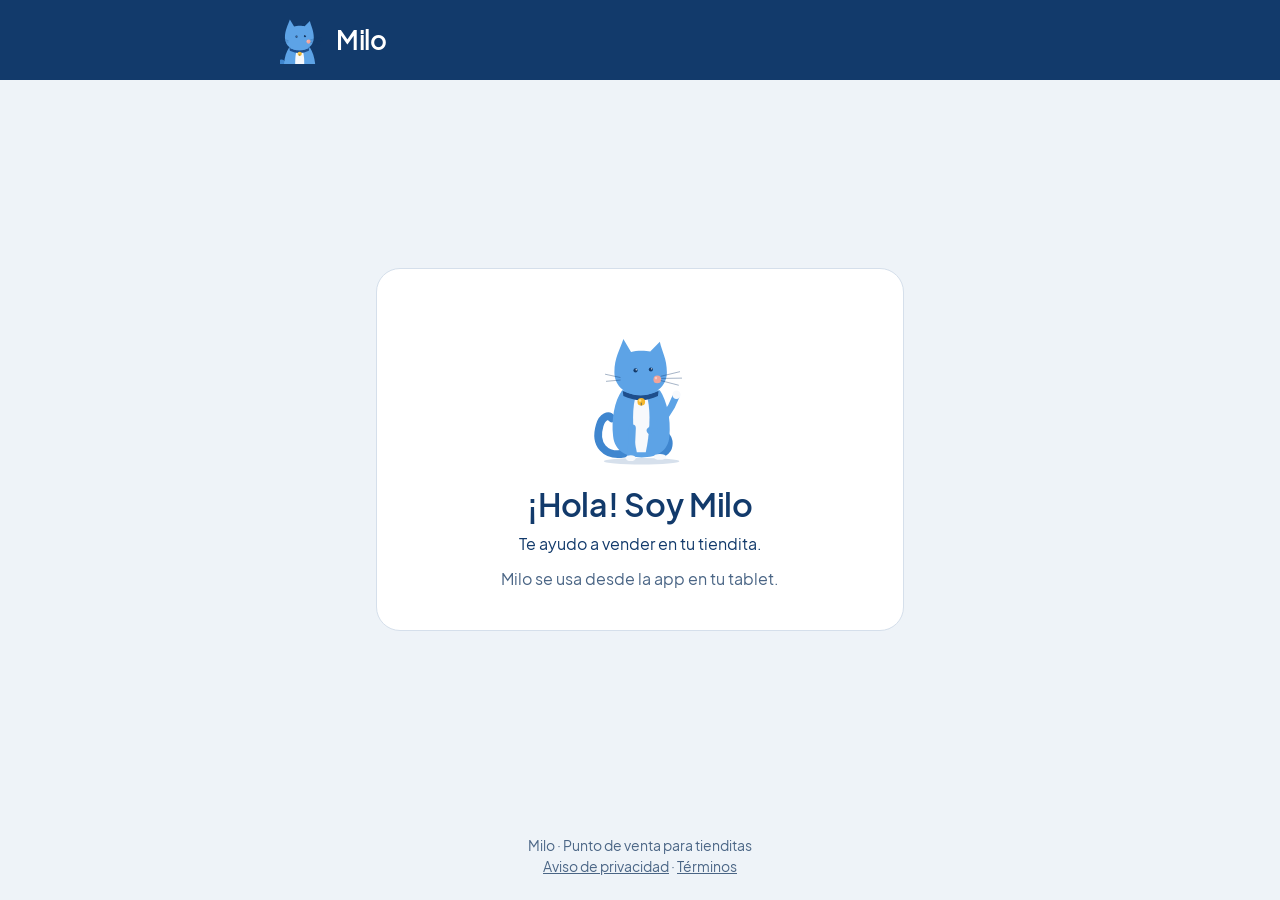
<file: index.html>
<!doctype html>
<html lang="es-MX">
<head>
<meta charset="utf-8">
<meta name="viewport" content="width=device-width, initial-scale=1">
<meta name="referrer" content="no-referrer">
<title>Milo · Correo confirmado</title>
<meta name="description" content="Milo, punto de venta para tienditas.">
<link rel="icon" href="milo/milo-cabeza.svg" type="image/svg+xml">
<link rel="stylesheet" href="estilos.css">
<script>
  // Con JavaScript, se espera a saber qué tarjeta mostrar (sin parpadeo).
  document.documentElement.classList.add('esperando');
  // Si el módulo no carga (navegador muy viejo), se muestra el inicio.
  setTimeout(() => document.documentElement.classList.remove('esperando'), 1500);
</script>
<script type="module">
  import { estadoDesdeUrl, traeDatos } from './confirmacion.js';

  const url = location.href;
  const estado = estadoDesdeUrl(url);
  // Un enlace de "¿Olvidaste tu contraseña?" que cayó aquí (por ejemplo, si
  // nueva-contrasena/ aún no está en Redirect URLs) sigue a su página.
  if (estado === 'recuperacion') {
    location.replace(`nueva-contrasena/${location.search}${location.hash}`);
  }
  // Los tokens de sesión que manda Supabase no se usan: se borran de la
  // barra de direcciones y del historial en cuanto se lee el estado.
  if (traeDatos(url)) history.replaceState(null, '', location.pathname);

  for (const seccion of document.querySelectorAll('[data-estado]')) {
    seccion.hidden = seccion.dataset.estado !== estado;
  }
  document.documentElement.classList.remove('esperando');
  if (estado !== 'inicio') {
    document.title = `Milo · ${document.querySelector(`[data-estado="${estado}"] h1`).textContent}`;
  }
</script>
</head>
<body>
<header class="barra">
  <div class="barra-contenido">
    <img src="milo/milo-cabeza.svg" alt="" width="44" height="48">
    <span class="nombre">Milo</span>
  </div>
</header>

<main>
  <section class="tarjeta" data-estado="confirmado" hidden>
    <img src="milo/milo-venta-lista.svg" alt="Milo festejando" width="128" height="160">
    <h1>¡Listo! Tu correo está confirmado</h1>
    <p>Regresa a Milo en tu tablet y toca <strong>“Ya confirmé, entrar”</strong>.</p>
    <p class="secundario">Ya puedes cerrar esta página.</p>
  </section>

  <section class="tarjeta" data-estado="recuperacion" hidden>
    <img src="milo/milo-base.svg" alt="Milo" width="128" height="160">
    <h1>Crea tu contraseña nueva</h1>
    <p>Un momento, te llevamos a la página para crearla.</p>
    <p class="secundario">Si no pasa nada, abre otra vez el enlace del correo.</p>
  </section>

  <section class="tarjeta" data-estado="vencido" hidden>
    <img src="milo/milo-base.svg" alt="Milo" width="128" height="160">
    <h1>Este enlace ya no sirve</h1>
    <p>Los enlaces de confirmación vencen y solo se pueden usar una vez. Si ya entraste a Milo, no tienes que hacer nada.</p>
    <p class="secundario">Si todavía no puedes entrar, en la app toca <strong>“Crear cuenta de dueño”</strong> con el mismo correo y te mandaremos un enlace nuevo.</p>
  </section>

  <section class="tarjeta" data-estado="error" hidden>
    <img src="milo/milo-base.svg" alt="Milo" width="128" height="160">
    <h1>No pudimos confirmar tu correo</h1>
    <p>Vuelve a abrir el enlace del correo en unos minutos.</p>
    <p class="secundario">Si sigue sin funcionar, en la app toca <strong>“Crear cuenta de dueño”</strong> con el mismo correo para recibir un enlace nuevo.</p>
  </section>

  <section class="tarjeta" data-estado="inicio">
    <img src="milo/milo-hola.svg" alt="Milo saludando" width="128" height="160">
    <h1>¡Hola! Soy Milo</h1>
    <p>Te ayudo a vender en tu tiendita.</p>
    <p class="secundario">Milo se usa desde la app en tu tablet.</p>
  </section>
</main>

<footer>Milo · Punto de venta para tienditas<br><a href="privacidad/">Aviso de privacidad</a> · <a href="terminos/">Términos</a></footer>
</body>
</html>
</file>
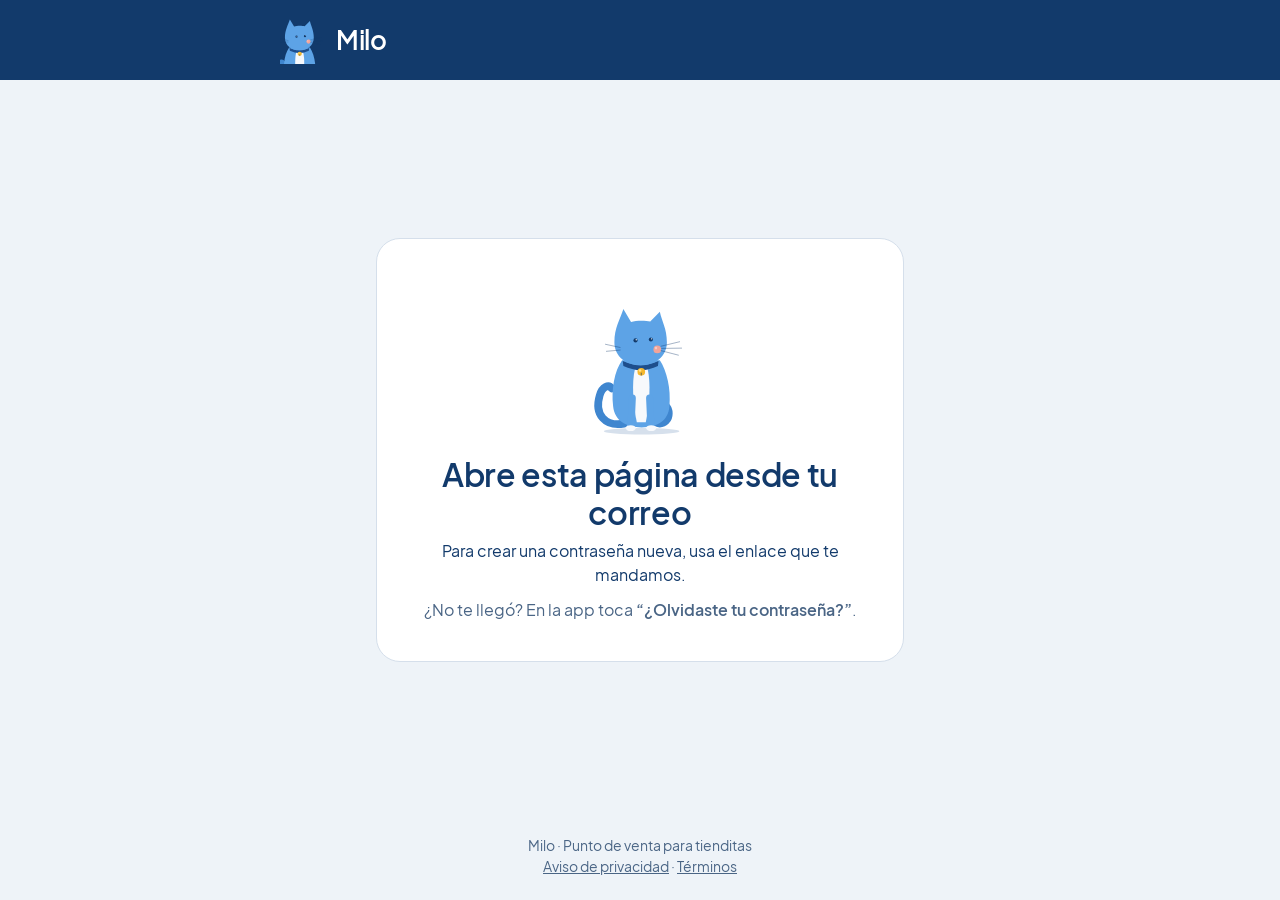
<file: nueva-contrasena/index.html>
<!doctype html>
<html lang="es-MX">
<head>
<meta charset="utf-8">
<meta name="viewport" content="width=device-width, initial-scale=1">
<meta name="referrer" content="no-referrer">
<meta name="robots" content="noindex">
<title>Milo · Crea tu contraseña nueva</title>
<link rel="icon" href="../milo/milo-cabeza.svg" type="image/svg+xml">
<link rel="stylesheet" href="../estilos.css">
<script>
  // Con JavaScript, se espera a saber qué mostrar (sin parpadeo).
  document.documentElement.classList.add('esperando');
  setTimeout(() => document.documentElement.classList.remove('esperando'), 1500);
</script>
<script type="module">
  import { proyectos } from './proyectos.js';
  import { guardarContrasena, leerEnlace, mensajes, revisarContrasena } from './recuperacion.js';

  const enlace = leerEnlace(location.href, proyectos);
  // La sesión de recuperación se queda solo en memoria: fuera de la barra de
  // direcciones y del historial.
  if (location.search || location.hash) history.replaceState(null, '', location.pathname);

  const mostrar = (estado) => {
    for (const s of document.querySelectorAll('[data-estado]')) s.hidden = s.dataset.estado !== estado;
    document.documentElement.classList.remove('esperando');
  };
  mostrar(enlace.estado);

  const formulario = document.querySelector('form');
  const aviso = document.getElementById('aviso');
  const boton = formulario.querySelector('button[type="submit"]');
  const avisar = (texto) => {
    aviso.textContent = texto;
    aviso.hidden = !texto;
  };

  // Botón de ojo: muestra u oculta lo escrito (empieza oculto).
  for (const ojo of document.querySelectorAll('.ojo')) {
    ojo.addEventListener('click', () => {
      const campo = document.getElementById(ojo.getAttribute('aria-controls'));
      const ver = campo.type === 'password';
      campo.type = ver ? 'text' : 'password';
      ojo.setAttribute('aria-label', ver ? 'Ocultar contraseña' : 'Mostrar contraseña');
      ojo.setAttribute('aria-pressed', String(ver));
    });
  }

  formulario.addEventListener('submit', async (evento) => {
    evento.preventDefault();
    const contrasena = formulario.contrasena.value;
    const problema = revisarContrasena(contrasena, formulario.repetida.value);
    if (problema) return avisar(problema);
    avisar('');
    boton.disabled = true;
    boton.textContent = 'Guardando…';
    const resultado = await guardarContrasena({ ...enlace, contrasena });
    boton.disabled = false;
    boton.textContent = 'Guardar contraseña';
    if (resultado === 'listo') return mostrar('listo');
    if (resultado === 'vencido') return mostrar('vencido');
    avisar(mensajes[resultado]);
  });
</script>
</head>
<body>
<header class="barra">
  <div class="barra-contenido">
    <img src="../milo/milo-cabeza.svg" alt="" width="44" height="48">
    <span class="nombre">Milo</span>
  </div>
</header>

<main>
  <section class="tarjeta" data-estado="formulario" hidden>
    <img src="../milo/milo-hola.svg" alt="Milo saludando" width="128" height="160">
    <h1>Crea tu contraseña nueva</h1>
    <p class="secundario">Escríbela dos veces. Debe tener al menos 8 caracteres.</p>
    <form novalidate>
      <div>
        <label for="contrasena">Contraseña nueva</label>
        <div class="campo">
          <input id="contrasena" name="contrasena" type="password" autocomplete="new-password" required minlength="8">
          <button class="ojo" type="button" aria-controls="contrasena" aria-label="Mostrar contraseña" aria-pressed="false">
            <svg viewBox="0 0 24 24" fill="none" stroke="currentColor" stroke-width="2" stroke-linecap="round" stroke-linejoin="round" aria-hidden="true"><path d="M2 12s3.6-7 10-7 10 7 10 7-3.6 7-10 7S2 12 2 12z"/><circle cx="12" cy="12" r="3"/></svg>
          </button>
        </div>
      </div>
      <div>
        <label for="repetida">Repítela</label>
        <div class="campo">
          <input id="repetida" name="repetida" type="password" autocomplete="new-password" required minlength="8">
          <button class="ojo" type="button" aria-controls="repetida" aria-label="Mostrar contraseña" aria-pressed="false">
            <svg viewBox="0 0 24 24" fill="none" stroke="currentColor" stroke-width="2" stroke-linecap="round" stroke-linejoin="round" aria-hidden="true"><path d="M2 12s3.6-7 10-7 10 7 10 7-3.6 7-10 7S2 12 2 12z"/><circle cx="12" cy="12" r="3"/></svg>
          </button>
        </div>
      </div>
      <p id="aviso" class="aviso" role="status" hidden></p>
      <button class="boton" type="submit">Guardar contraseña</button>
    </form>
  </section>

  <section class="tarjeta" data-estado="listo" hidden>
    <img src="../milo/milo-venta-lista.svg" alt="Milo festejando" width="128" height="160">
    <h1>¡Listo! Ya tienes contraseña nueva</h1>
    <p>En la tablet toca <strong>“Entrar como dueño”</strong> y escríbela. Se necesita internet solo esta vez.</p>
    <p class="secundario">Ya puedes cerrar esta página.</p>
  </section>

  <section class="tarjeta" data-estado="vencido" hidden>
    <img src="../milo/milo-base.svg" alt="Milo" width="128" height="160">
    <h1>Este enlace ya no sirve</h1>
    <p>Los enlaces para cambiar la contraseña vencen y solo se pueden usar una vez.</p>
    <p class="secundario">En la app toca <strong>“¿Olvidaste tu contraseña?”</strong> para que te mandemos otro.</p>
  </section>

  <section class="tarjeta" data-estado="sinEnlace">
    <img src="../milo/milo-base.svg" alt="Milo" width="128" height="160">
    <h1>Abre esta página desde tu correo</h1>
    <p>Para crear una contraseña nueva, usa el enlace que te mandamos.</p>
    <p class="secundario">¿No te llegó? En la app toca <strong>“¿Olvidaste tu contraseña?”</strong>.</p>
  </section>

  <section class="tarjeta" data-estado="error" hidden>
    <img src="../milo/milo-base.svg" alt="Milo" width="128" height="160">
    <h1>No pudimos abrir este enlace</h1>
    <p>Vuelve a abrir el enlace del correo.</p>
    <p class="secundario">Si sigue sin funcionar, en la app toca <strong>“¿Olvidaste tu contraseña?”</strong> para pedir otro.</p>
  </section>
</main>

<footer>Milo · Punto de venta para tienditas<br><a href="../privacidad/">Aviso de privacidad</a> · <a href="../terminos/">Términos</a></footer>
</body>
</html>
</file>
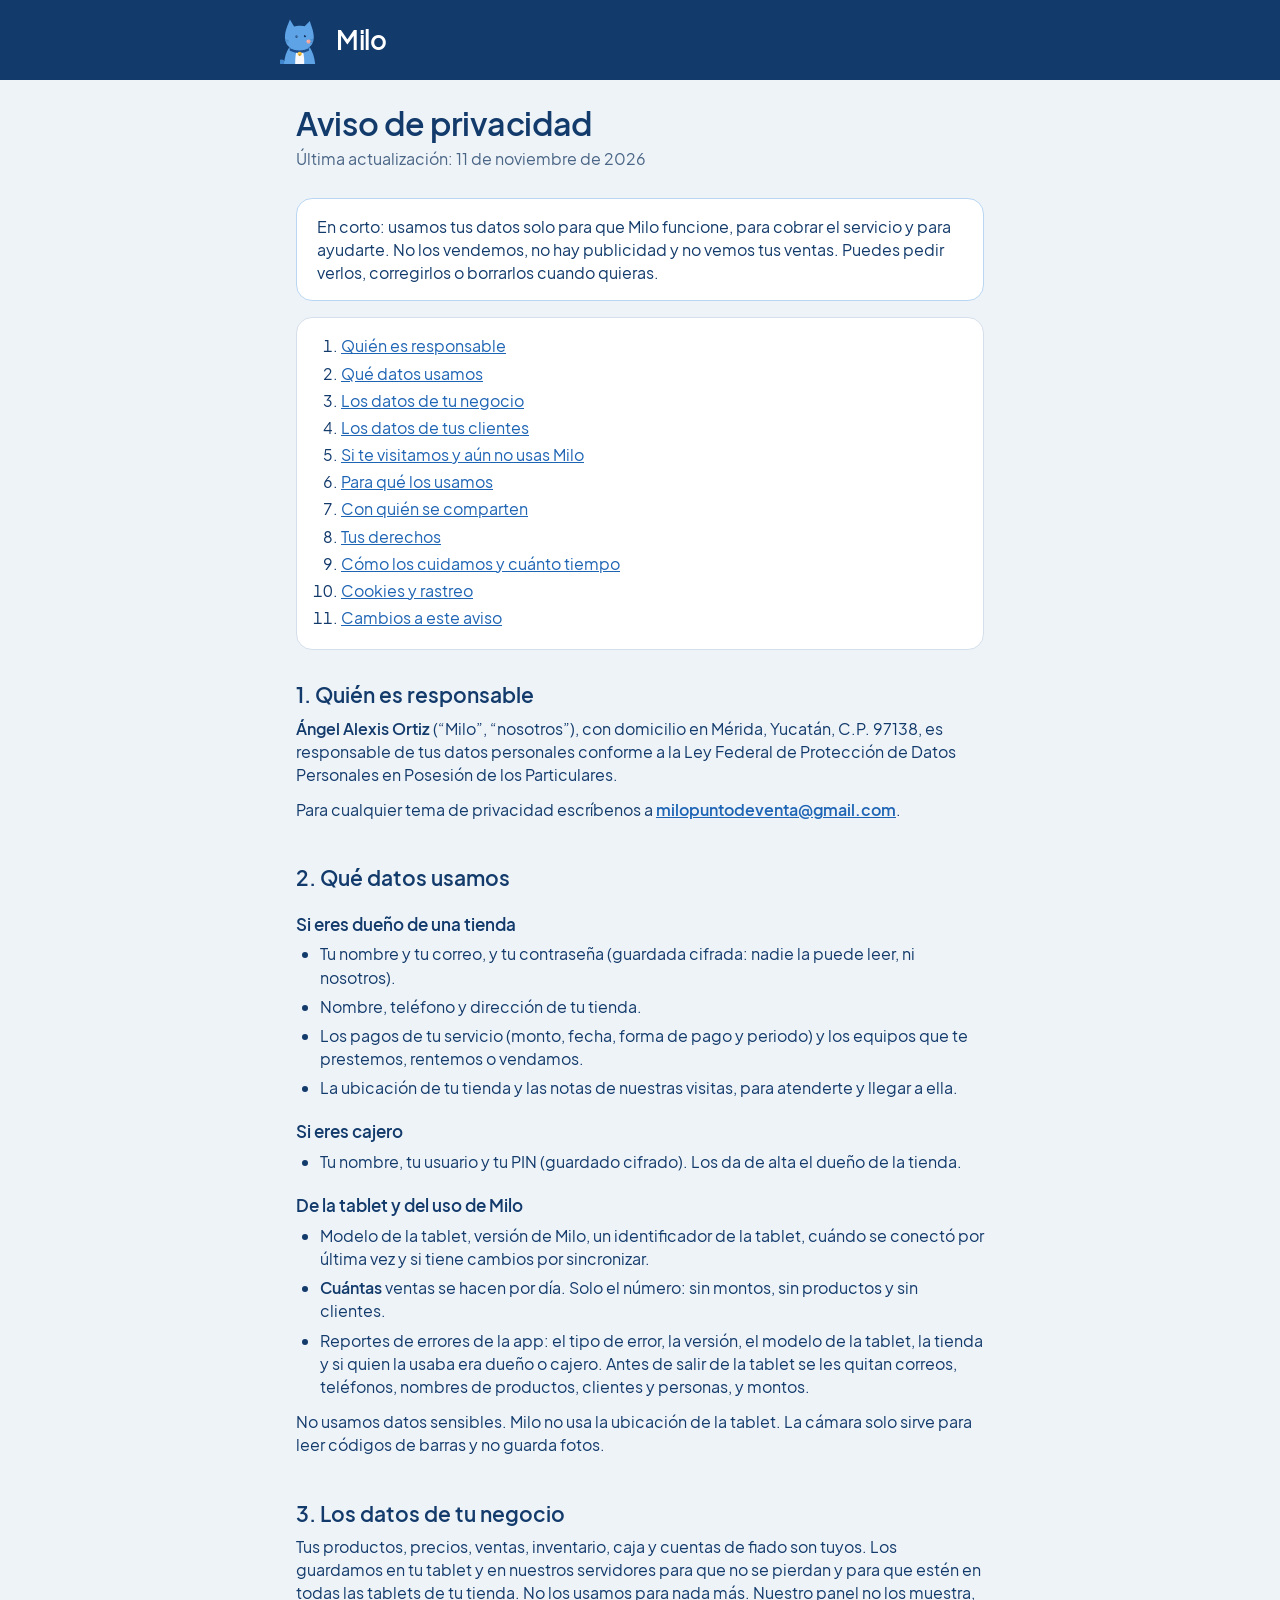
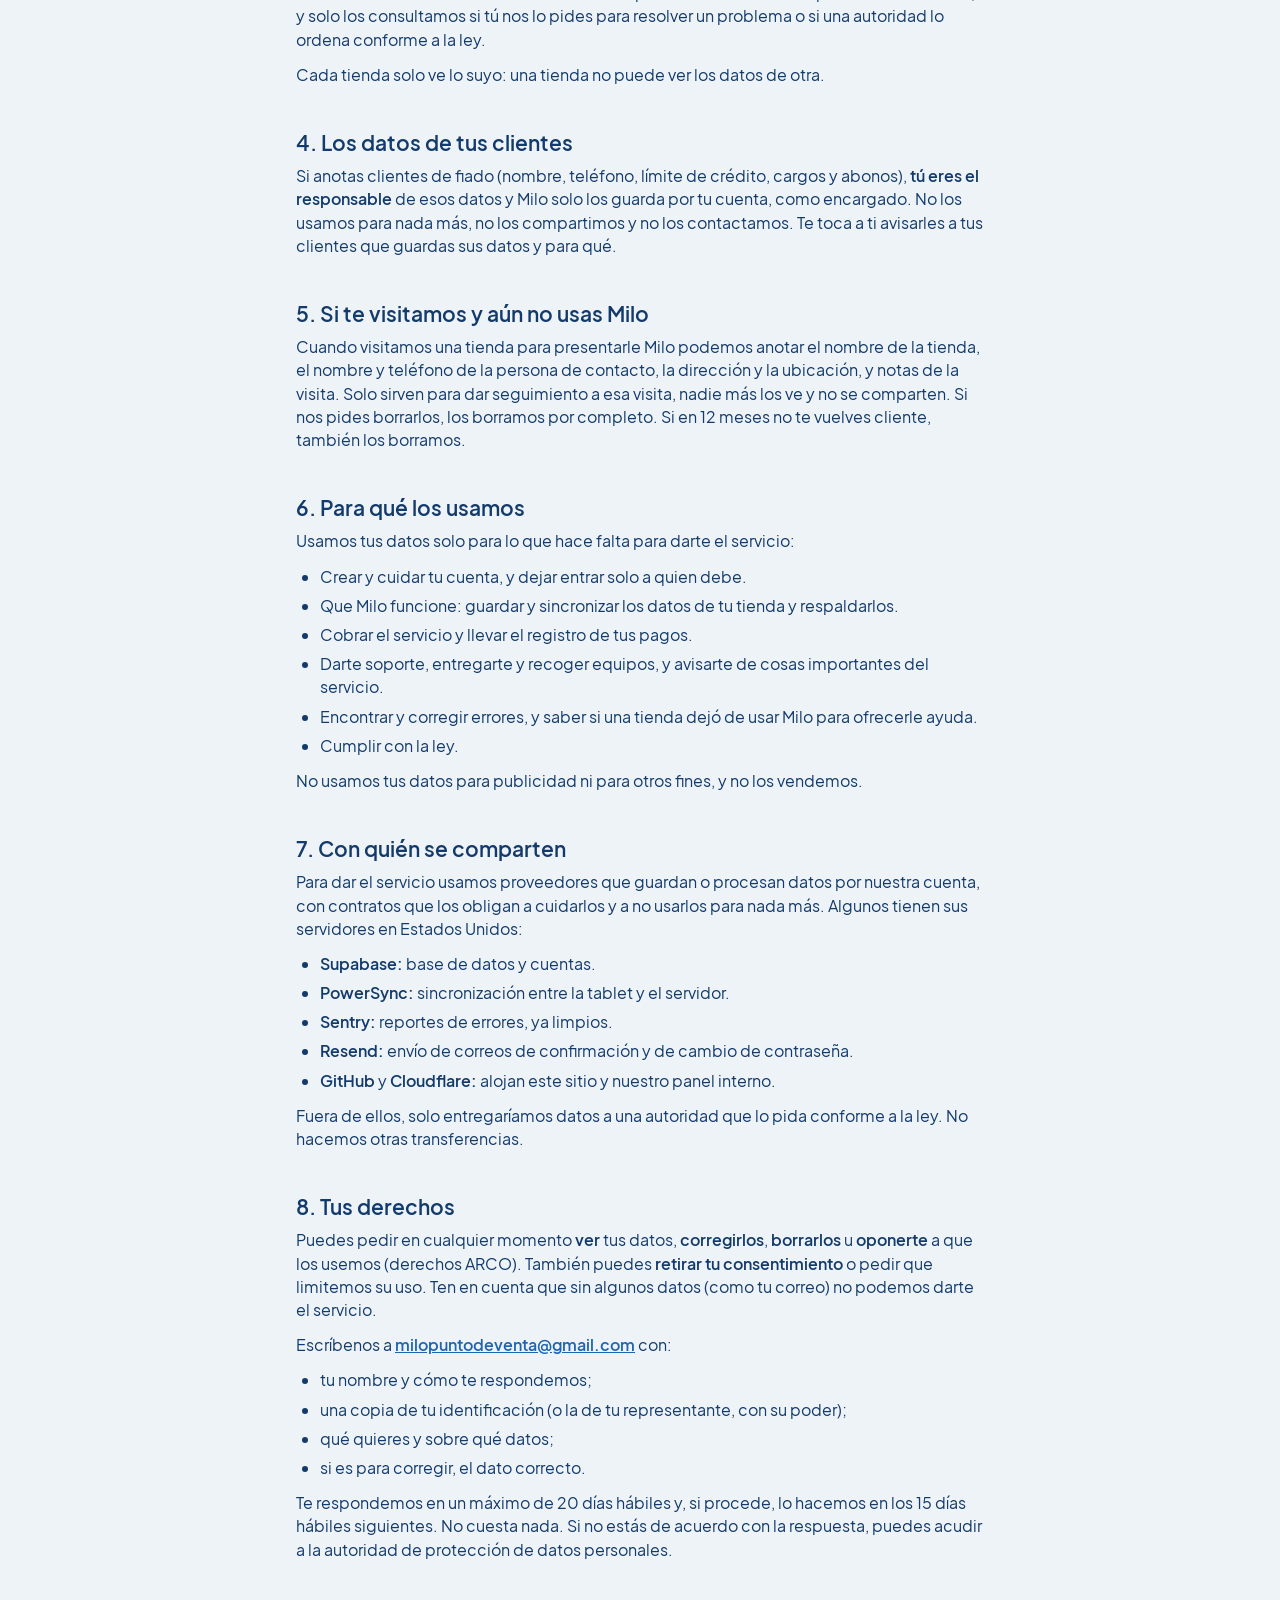
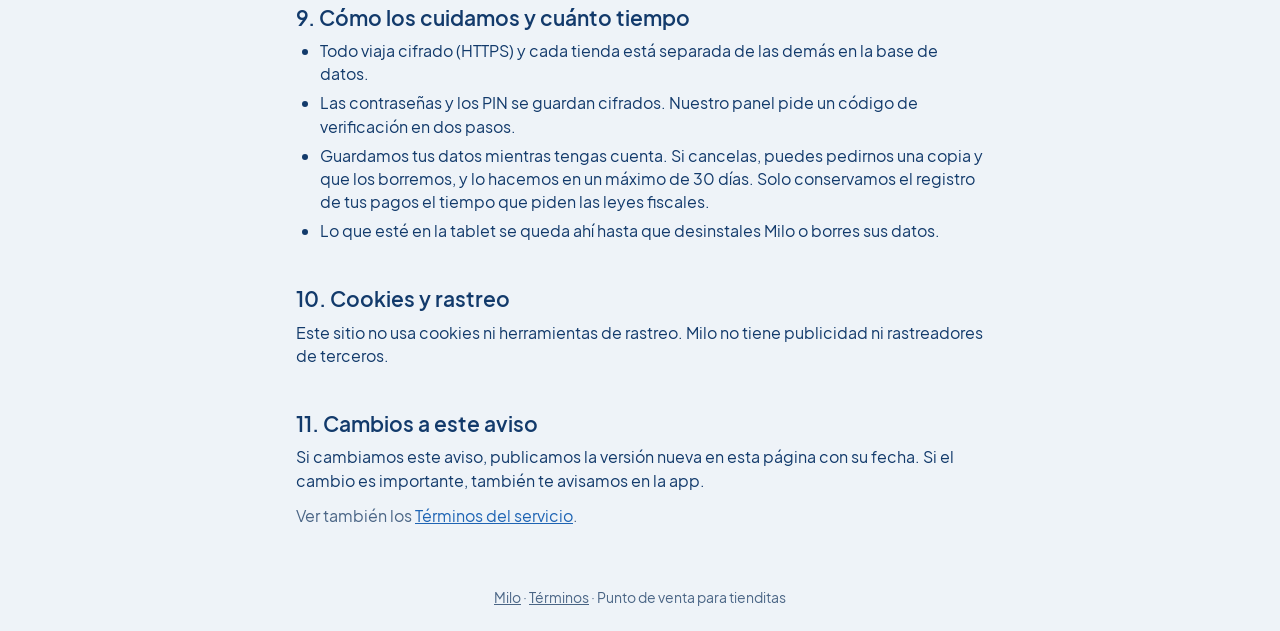
<file: privacidad/index.html>
<!doctype html>
<html lang="es-MX">
<head>
<meta charset="utf-8">
<meta name="viewport" content="width=device-width, initial-scale=1">
<meta name="referrer" content="no-referrer">
<title>Milo · Aviso de privacidad</title>
<meta name="description" content="Aviso de privacidad de Milo, punto de venta para tienditas.">
<link rel="icon" href="../milo/milo-cabeza.svg" type="image/svg+xml">
<link rel="stylesheet" href="../estilos.css">
</head>
<body>
<header class="barra">
  <a class="barra-contenido" href="../">
    <img src="../milo/milo-cabeza.svg" alt="" width="44" height="48">
    <span class="nombre">Milo</span>
  </a>
</header>

<main class="documento">
  <h1>Aviso de privacidad</h1>
  <p class="secundario">Última actualización: 11 de noviembre de 2026</p>

  <p class="resumen">En corto: usamos tus datos solo para que Milo funcione, para cobrar el servicio y para ayudarte. No los vendemos, no hay publicidad y no vemos tus ventas. Puedes pedir verlos, corregirlos o borrarlos cuando quieras.</p>

  <nav class="indice" aria-label="Contenido">
    <ol>
      <li><a href="#responsable">Quién es responsable</a></li>
      <li><a href="#datos">Qué datos usamos</a></li>
      <li><a href="#negocio">Los datos de tu negocio</a></li>
      <li><a href="#clientes">Los datos de tus clientes</a></li>
      <li><a href="#visitas">Si te visitamos y aún no usas Milo</a></li>
      <li><a href="#finalidades">Para qué los usamos</a></li>
      <li><a href="#proveedores">Con quién se comparten</a></li>
      <li><a href="#derechos">Tus derechos</a></li>
      <li><a href="#seguridad">Cómo los cuidamos y cuánto tiempo</a></li>
      <li><a href="#cookies">Cookies y rastreo</a></li>
      <li><a href="#cambios">Cambios a este aviso</a></li>
    </ol>
  </nav>

  <section id="responsable">
    <h2>1. Quién es responsable</h2>
    <p><strong>Ángel Alexis Ortiz</strong> (“Milo”, “nosotros”), con domicilio en Mérida, Yucatán, C.P. 97138, es responsable de tus datos personales conforme a la Ley Federal de Protección de Datos Personales en Posesión de los Particulares.</p>
    <p>Para cualquier tema de privacidad escríbenos a <strong><a href="mailto:milopuntodeventa@gmail.com">milopuntodeventa@gmail.com</a></strong>.</p>
  </section>

  <section id="datos">
    <h2>2. Qué datos usamos</h2>
    <h3>Si eres dueño de una tienda</h3>
    <ul>
      <li>Tu nombre y tu correo, y tu contraseña (guardada cifrada: nadie la puede leer, ni nosotros).</li>
      <li>Nombre, teléfono y dirección de tu tienda.</li>
      <li>Los pagos de tu servicio (monto, fecha, forma de pago y periodo) y los equipos que te prestemos, rentemos o vendamos.</li>
      <li>La ubicación de tu tienda y las notas de nuestras visitas, para atenderte y llegar a ella.</li>
    </ul>
    <h3>Si eres cajero</h3>
    <ul>
      <li>Tu nombre, tu usuario y tu PIN (guardado cifrado). Los da de alta el dueño de la tienda.</li>
    </ul>
    <h3>De la tablet y del uso de Milo</h3>
    <ul>
      <li>Modelo de la tablet, versión de Milo, un identificador de la tablet, cuándo se conectó por última vez y si tiene cambios por sincronizar.</li>
      <li><strong>Cuántas</strong> ventas se hacen por día. Solo el número: sin montos, sin productos y sin clientes.</li>
      <li>Reportes de errores de la app: el tipo de error, la versión, el modelo de la tablet, la tienda y si quien la usaba era dueño o cajero. Antes de salir de la tablet se les quitan correos, teléfonos, nombres de productos, clientes y personas, y montos.</li>
    </ul>
    <p>No usamos datos sensibles. Milo no usa la ubicación de la tablet. La cámara solo sirve para leer códigos de barras y no guarda fotos.</p>
  </section>

  <section id="negocio">
    <h2>3. Los datos de tu negocio</h2>
    <p>Tus productos, precios, ventas, inventario, caja y cuentas de fiado son tuyos. Los guardamos en tu tablet y en nuestros servidores para que no se pierdan y para que estén en todas las tablets de tu tienda. No los usamos para nada más. Nuestro panel no los muestra, y solo los consultamos si tú nos lo pides para resolver un problema o si una autoridad lo ordena conforme a la ley.</p>
    <p>Cada tienda solo ve lo suyo: una tienda no puede ver los datos de otra.</p>
  </section>

  <section id="clientes">
    <h2>4. Los datos de tus clientes</h2>
    <p>Si anotas clientes de fiado (nombre, teléfono, límite de crédito, cargos y abonos), <strong>tú eres el responsable</strong> de esos datos y Milo solo los guarda por tu cuenta, como encargado. No los usamos para nada más, no los compartimos y no los contactamos. Te toca a ti avisarles a tus clientes que guardas sus datos y para qué.</p>
  </section>

  <section id="visitas">
    <h2>5. Si te visitamos y aún no usas Milo</h2>
    <p>Cuando visitamos una tienda para presentarle Milo podemos anotar el nombre de la tienda, el nombre y teléfono de la persona de contacto, la dirección y la ubicación, y notas de la visita. Solo sirven para dar seguimiento a esa visita, nadie más los ve y no se comparten. Si nos pides borrarlos, los borramos por completo. Si en 12 meses no te vuelves cliente, también los borramos.</p>
  </section>

  <section id="finalidades">
    <h2>6. Para qué los usamos</h2>
    <p>Usamos tus datos solo para lo que hace falta para darte el servicio:</p>
    <ul>
      <li>Crear y cuidar tu cuenta, y dejar entrar solo a quien debe.</li>
      <li>Que Milo funcione: guardar y sincronizar los datos de tu tienda y respaldarlos.</li>
      <li>Cobrar el servicio y llevar el registro de tus pagos.</li>
      <li>Darte soporte, entregarte y recoger equipos, y avisarte de cosas importantes del servicio.</li>
      <li>Encontrar y corregir errores, y saber si una tienda dejó de usar Milo para ofrecerle ayuda.</li>
      <li>Cumplir con la ley.</li>
    </ul>
    <p>No usamos tus datos para publicidad ni para otros fines, y no los vendemos.</p>
  </section>

  <section id="proveedores">
    <h2>7. Con quién se comparten</h2>
    <p>Para dar el servicio usamos proveedores que guardan o procesan datos por nuestra cuenta, con contratos que los obligan a cuidarlos y a no usarlos para nada más. Algunos tienen sus servidores en Estados Unidos:</p>
    <ul>
      <li><strong>Supabase:</strong> base de datos y cuentas.</li>
      <li><strong>PowerSync:</strong> sincronización entre la tablet y el servidor.</li>
      <li><strong>Sentry:</strong> reportes de errores, ya limpios.</li>
      <li><strong>Resend:</strong> envío de correos de confirmación y de cambio de contraseña.</li>
      <li><strong>GitHub</strong> y <strong>Cloudflare:</strong> alojan este sitio y nuestro panel interno.</li>
    </ul>
    <p>Fuera de ellos, solo entregaríamos datos a una autoridad que lo pida conforme a la ley. No hacemos otras transferencias.</p>
  </section>

  <section id="derechos">
    <h2>8. Tus derechos</h2>
    <p>Puedes pedir en cualquier momento <strong>ver</strong> tus datos, <strong>corregirlos</strong>, <strong>borrarlos</strong> u <strong>oponerte</strong> a que los usemos (derechos ARCO). También puedes <strong>retirar tu consentimiento</strong> o pedir que limitemos su uso. Ten en cuenta que sin algunos datos (como tu correo) no podemos darte el servicio.</p>
    <p>Escríbenos a <strong><a href="mailto:milopuntodeventa@gmail.com">milopuntodeventa@gmail.com</a></strong> con:</p>
    <ul>
      <li>tu nombre y cómo te respondemos;</li>
      <li>una copia de tu identificación (o la de tu representante, con su poder);</li>
      <li>qué quieres y sobre qué datos;</li>
      <li>si es para corregir, el dato correcto.</li>
    </ul>
    <p>Te respondemos en un máximo de 20 días hábiles y, si procede, lo hacemos en los 15 días hábiles siguientes. No cuesta nada. Si no estás de acuerdo con la respuesta, puedes acudir a la autoridad de protección de datos personales.</p>
  </section>

  <section id="seguridad">
    <h2>9. Cómo los cuidamos y cuánto tiempo</h2>
    <ul>
      <li>Todo viaja cifrado (HTTPS) y cada tienda está separada de las demás en la base de datos.</li>
      <li>Las contraseñas y los PIN se guardan cifrados. Nuestro panel pide un código de verificación en dos pasos.</li>
      <li>Guardamos tus datos mientras tengas cuenta. Si cancelas, puedes pedirnos una copia y que los borremos, y lo hacemos en un máximo de 30 días. Solo conservamos el registro de tus pagos el tiempo que piden las leyes fiscales.</li>
      <li>Lo que esté en la tablet se queda ahí hasta que desinstales Milo o borres sus datos.</li>
    </ul>
  </section>

  <section id="cookies">
    <h2>10. Cookies y rastreo</h2>
    <p>Este sitio no usa cookies ni herramientas de rastreo. Milo no tiene publicidad ni rastreadores de terceros.</p>
  </section>

  <section id="cambios">
    <h2>11. Cambios a este aviso</h2>
    <p>Si cambiamos este aviso, publicamos la versión nueva en esta página con su fecha. Si el cambio es importante, también te avisamos en la app.</p>
  </section>

  <p class="secundario">Ver también los <a href="../terminos/">Términos del servicio</a>.</p>
</main>

<footer><a href="../">Milo</a> · <a href="../terminos/">Términos</a> · Punto de venta para tienditas</footer>
</body>
</html>
</file>
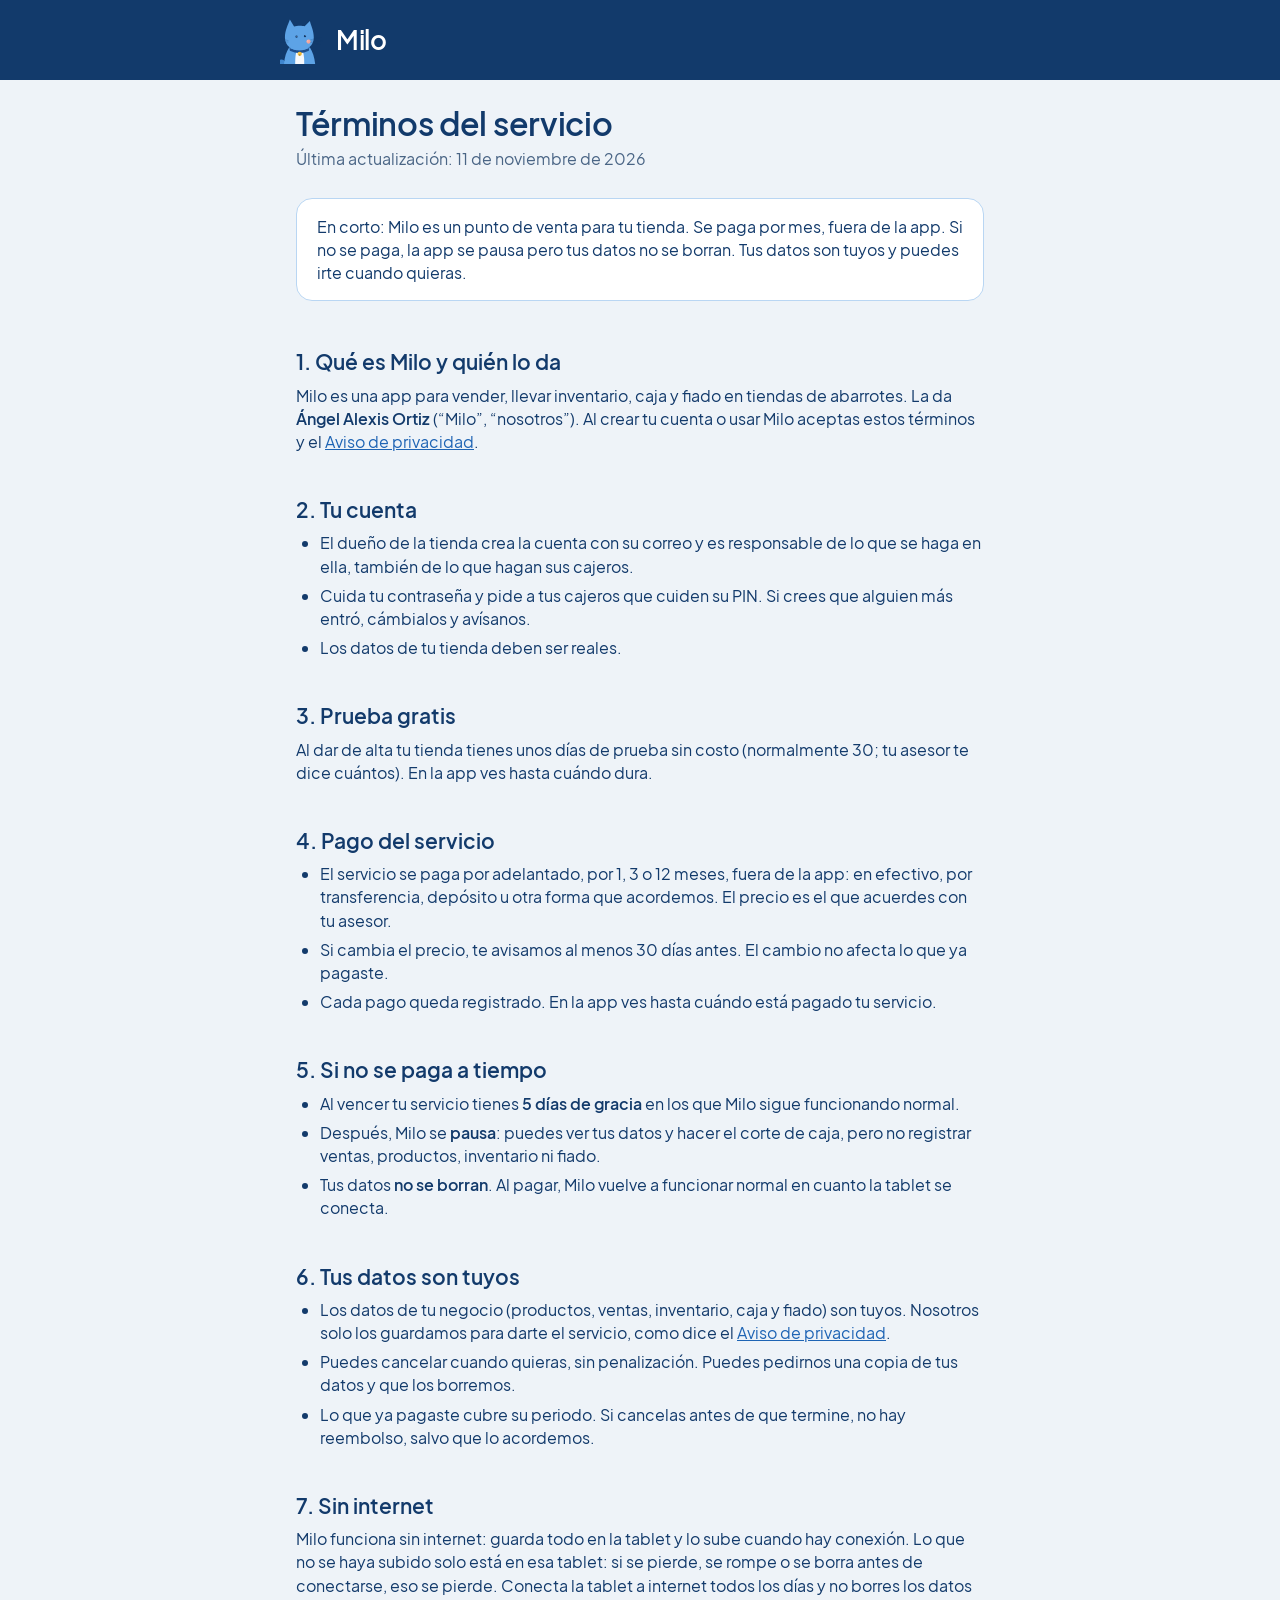
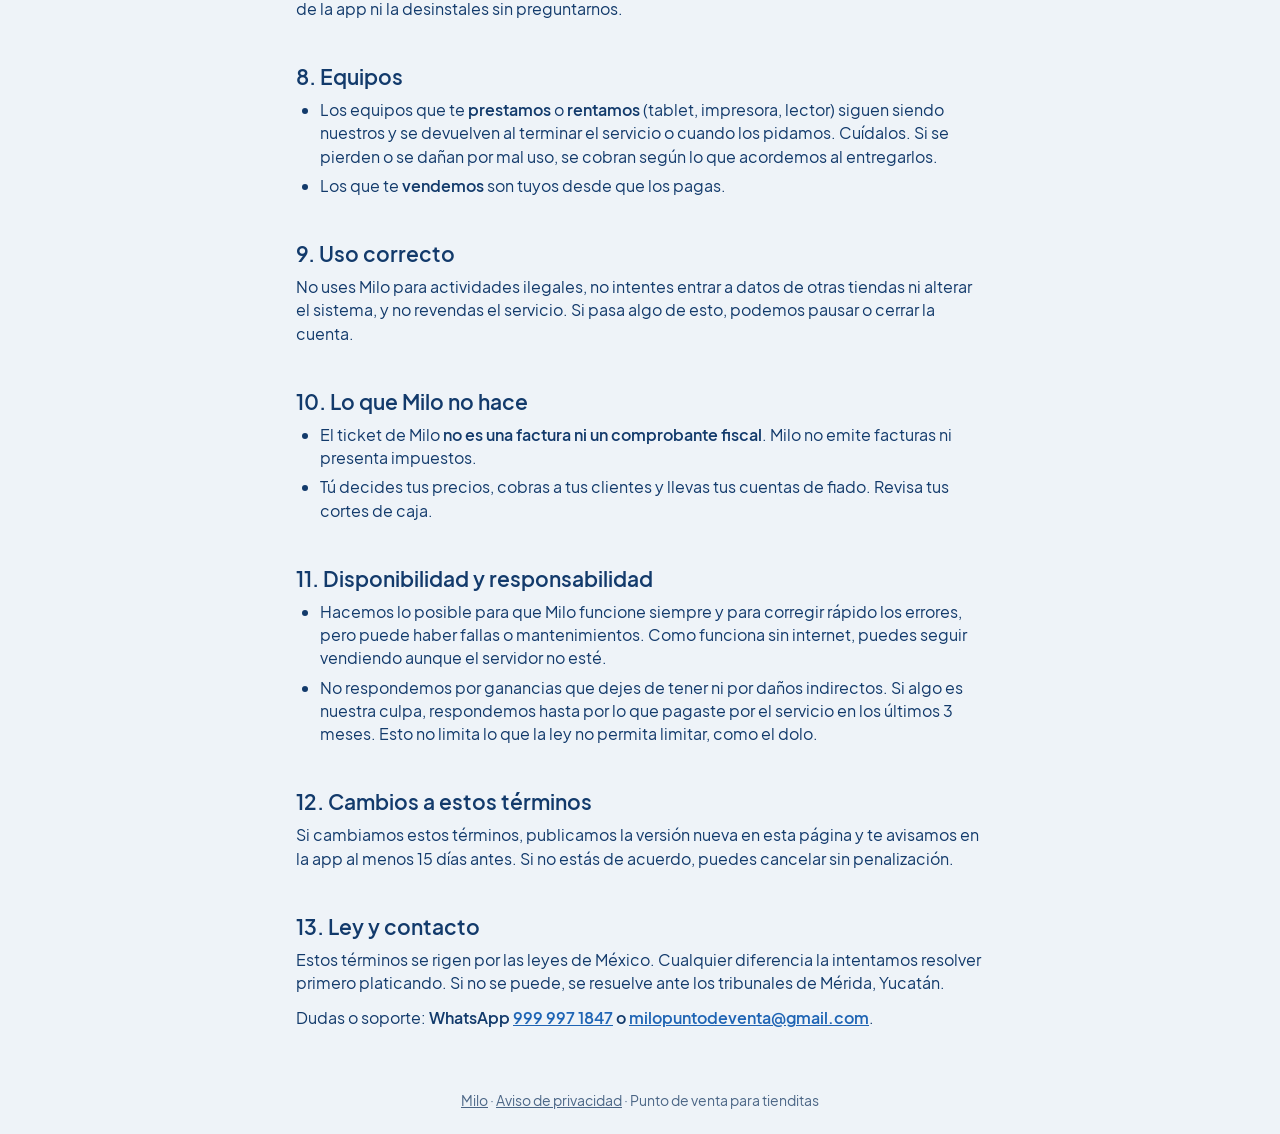
<file: terminos/index.html>
<!doctype html>
<html lang="es-MX">
<head>
<meta charset="utf-8">
<meta name="viewport" content="width=device-width, initial-scale=1">
<meta name="referrer" content="no-referrer">
<title>Milo · Términos del servicio</title>
<meta name="description" content="Términos del servicio de Milo, punto de venta para tienditas.">
<link rel="icon" href="../milo/milo-cabeza.svg" type="image/svg+xml">
<link rel="stylesheet" href="../estilos.css">
</head>
<body>
<header class="barra">
  <a class="barra-contenido" href="../">
    <img src="../milo/milo-cabeza.svg" alt="" width="44" height="48">
    <span class="nombre">Milo</span>
  </a>
</header>

<main class="documento">
  <h1>Términos del servicio</h1>
  <p class="secundario">Última actualización: 11 de noviembre de 2026</p>

  <p class="resumen">En corto: Milo es un punto de venta para tu tienda. Se paga por mes, fuera de la app. Si no se paga, la app se pausa pero tus datos no se borran. Tus datos son tuyos y puedes irte cuando quieras.</p>

  <section>
    <h2>1. Qué es Milo y quién lo da</h2>
    <p>Milo es una app para vender, llevar inventario, caja y fiado en tiendas de abarrotes. La da <strong>Ángel Alexis Ortiz</strong> (“Milo”, “nosotros”). Al crear tu cuenta o usar Milo aceptas estos términos y el <a href="../privacidad/">Aviso de privacidad</a>.</p>
  </section>

  <section>
    <h2>2. Tu cuenta</h2>
    <ul>
      <li>El dueño de la tienda crea la cuenta con su correo y es responsable de lo que se haga en ella, también de lo que hagan sus cajeros.</li>
      <li>Cuida tu contraseña y pide a tus cajeros que cuiden su PIN. Si crees que alguien más entró, cámbialos y avísanos.</li>
      <li>Los datos de tu tienda deben ser reales.</li>
    </ul>
  </section>

  <section>
    <h2>3. Prueba gratis</h2>
    <p>Al dar de alta tu tienda tienes unos días de prueba sin costo (normalmente 30; tu asesor te dice cuántos). En la app ves hasta cuándo dura.</p>
  </section>

  <section>
    <h2>4. Pago del servicio</h2>
    <ul>
      <li>El servicio se paga por adelantado, por 1, 3 o 12 meses, fuera de la app: en efectivo, por transferencia, depósito u otra forma que acordemos. El precio es el que acuerdes con tu asesor.</li>
      <li>Si cambia el precio, te avisamos al menos 30 días antes. El cambio no afecta lo que ya pagaste.</li>
      <li>Cada pago queda registrado. En la app ves hasta cuándo está pagado tu servicio.</li>
    </ul>
  </section>

  <section>
    <h2>5. Si no se paga a tiempo</h2>
    <ul>
      <li>Al vencer tu servicio tienes <strong>5 días de gracia</strong> en los que Milo sigue funcionando normal.</li>
      <li>Después, Milo se <strong>pausa</strong>: puedes ver tus datos y hacer el corte de caja, pero no registrar ventas, productos, inventario ni fiado.</li>
      <li>Tus datos <strong>no se borran</strong>. Al pagar, Milo vuelve a funcionar normal en cuanto la tablet se conecta.</li>
    </ul>
  </section>

  <section>
    <h2>6. Tus datos son tuyos</h2>
    <ul>
      <li>Los datos de tu negocio (productos, ventas, inventario, caja y fiado) son tuyos. Nosotros solo los guardamos para darte el servicio, como dice el <a href="../privacidad/">Aviso de privacidad</a>.</li>
      <li>Puedes cancelar cuando quieras, sin penalización. Puedes pedirnos una copia de tus datos y que los borremos.</li>
      <li>Lo que ya pagaste cubre su periodo. Si cancelas antes de que termine, no hay reembolso, salvo que lo acordemos.</li>
    </ul>
  </section>

  <section>
    <h2>7. Sin internet</h2>
    <p>Milo funciona sin internet: guarda todo en la tablet y lo sube cuando hay conexión. Lo que no se haya subido solo está en esa tablet: si se pierde, se rompe o se borra antes de conectarse, eso se pierde. Conecta la tablet a internet todos los días y no borres los datos de la app ni la desinstales sin preguntarnos.</p>
  </section>

  <section>
    <h2>8. Equipos</h2>
    <ul>
      <li>Los equipos que te <strong>prestamos</strong> o <strong>rentamos</strong> (tablet, impresora, lector) siguen siendo nuestros y se devuelven al terminar el servicio o cuando los pidamos. Cuídalos. Si se pierden o se dañan por mal uso, se cobran según lo que acordemos al entregarlos.</li>
      <li>Los que te <strong>vendemos</strong> son tuyos desde que los pagas.</li>
    </ul>
  </section>

  <section>
    <h2>9. Uso correcto</h2>
    <p>No uses Milo para actividades ilegales, no intentes entrar a datos de otras tiendas ni alterar el sistema, y no revendas el servicio. Si pasa algo de esto, podemos pausar o cerrar la cuenta.</p>
  </section>

  <section>
    <h2>10. Lo que Milo no hace</h2>
    <ul>
      <li>El ticket de Milo <strong>no es una factura ni un comprobante fiscal</strong>. Milo no emite facturas ni presenta impuestos.</li>
      <li>Tú decides tus precios, cobras a tus clientes y llevas tus cuentas de fiado. Revisa tus cortes de caja.</li>
    </ul>
  </section>

  <section>
    <h2>11. Disponibilidad y responsabilidad</h2>
    <ul>
      <li>Hacemos lo posible para que Milo funcione siempre y para corregir rápido los errores, pero puede haber fallas o mantenimientos. Como funciona sin internet, puedes seguir vendiendo aunque el servidor no esté.</li>
      <li>No respondemos por ganancias que dejes de tener ni por daños indirectos. Si algo es nuestra culpa, respondemos hasta por lo que pagaste por el servicio en los últimos 3 meses. Esto no limita lo que la ley no permita limitar, como el dolo.</li>
    </ul>
  </section>

  <section>
    <h2>12. Cambios a estos términos</h2>
    <p>Si cambiamos estos términos, publicamos la versión nueva en esta página y te avisamos en la app al menos 15 días antes. Si no estás de acuerdo, puedes cancelar sin penalización.</p>
  </section>

  <section>
    <h2>13. Ley y contacto</h2>
    <p>Estos términos se rigen por las leyes de México. Cualquier diferencia la intentamos resolver primero platicando. Si no se puede, se resuelve ante los tribunales de Mérida, Yucatán.</p>
    <p>Dudas o soporte: <strong>WhatsApp <a href="https://wa.me/529999971847">999 997 1847</a> o <a href="mailto:milopuntodeventa@gmail.com">milopuntodeventa@gmail.com</a></strong>.</p>
  </section>
</main>

<footer><a href="../">Milo</a> · <a href="../privacidad/">Aviso de privacidad</a> · Punto de venta para tienditas</footer>
</body>
</html>
</file>
<file: estilos.css>
/* Sitio público de Milo (GitHub Pages). Mismos tokens que la app
   (lib/app/tema/colores.dart y docs/diseno.md). */

@font-face {
  font-family: 'Plus Jakarta Sans';
  src: url('fuentes/PlusJakartaSans-Regular.ttf') format('truetype');
  font-weight: 400;
  font-display: swap;
}
@font-face {
  font-family: 'Plus Jakarta Sans';
  src: url('fuentes/PlusJakartaSans-SemiBold.ttf') format('truetype');
  font-weight: 600;
  font-display: swap;
}

:root {
  color-scheme: light;
  --marca: #123a6b;
  --marca-texto-suave: #b9d6f3;
  --fondo: #eef3f8;
  --superficie: #ffffff;
  --borde: #d5dfeb;
  --texto: #123a6b;
  --texto-secundario: #4a6585;
  --primario-texto: #1e64b4;
  --primario-oscuro: #1e64b4;
  --primario-borde: #b9d6f3;
  --aviso-suave: #fef3c7;
  --aviso-texto: #b45309;
  --radio-tarjeta: 24px;
}

* { box-sizing: border-box; }

html { -webkit-text-size-adjust: 100%; }

body {
  margin: 0;
  min-height: 100vh;
  display: flex;
  flex-direction: column;
  background: var(--fondo);
  color: var(--texto);
  font-family: 'Plus Jakarta Sans', system-ui, -apple-system, 'Segoe UI', Roboto, sans-serif;
  font-size: 16px;
  line-height: 1.45;
}

.barra {
  background: var(--marca);
  color: #ffffff;
  padding: 16px;
}
.barra-contenido {
  max-width: 720px;
  margin: 0 auto;
  display: flex;
  align-items: center;
  gap: 12px;
}
.barra img { width: 44px; height: auto; }
.barra .nombre { font-size: 26px; font-weight: 600; letter-spacing: -0.01em; }

main {
  flex: 1;
  width: 100%;
  max-width: 560px;
  margin: 0 auto;
  padding: 32px 16px 48px;
  display: flex;
  flex-direction: column;
  justify-content: center;
}

.tarjeta {
  background: var(--superficie);
  border: 1px solid var(--borde);
  border-radius: var(--radio-tarjeta);
  padding: 32px 24px;
  text-align: center;
}
.tarjeta img { width: 128px; height: auto; display: block; margin: 0 auto 16px; }

h1 {
  margin: 0 0 8px;
  font-size: 28px;
  font-weight: 600;
  line-height: 1.2;
  letter-spacing: -0.01em;
}
p { margin: 0 0 12px; }
p:last-child { margin-bottom: 0; }
.secundario { color: var(--texto-secundario); }
strong { font-weight: 600; }

a { color: var(--primario-texto); }
a:hover { color: var(--texto); }

footer {
  text-align: center;
  padding: 0 16px 24px;
  font-size: 14px;
  color: var(--texto-secundario);
}

/* Formulario (nueva contraseña): campos y botón píldora, como la app. */
form { text-align: left; margin-top: 20px; display: flex; flex-direction: column; gap: 16px; }
label { display: block; font-size: 14px; font-weight: 600; color: var(--texto-secundario); margin: 0 0 6px 16px; }
.campo { position: relative; }
.campo input {
  width: 100%;
  height: 56px;
  padding: 0 60px 0 20px;
  border: 1px solid var(--borde);
  border-radius: 999px;
  background: var(--superficie);
  color: var(--texto);
  font: inherit;
  font-size: 18px;
}
.campo input:focus { outline: none; border: 2px solid #5da3e6; padding-left: 19px; }
.ojo {
  position: absolute;
  top: 4px;
  right: 4px;
  width: 48px;
  height: 48px;
  border: 0;
  border-radius: 999px;
  background: transparent;
  color: var(--texto-secundario);
  cursor: pointer;
  display: grid;
  place-items: center;
}
.ojo:hover { background: var(--fondo); }
.ojo svg { width: 24px; height: 24px; }
.boton {
  height: 56px;
  border: 0;
  border-radius: 999px;
  background: var(--primario-oscuro);
  color: #ffffff;
  font: inherit;
  font-size: 17px;
  font-weight: 600;
  cursor: pointer;
}
.boton:hover { background: var(--texto); }
.boton:disabled { background: var(--primario-borde); cursor: default; }
.aviso {
  border-radius: 16px;
  padding: 12px 16px;
  background: var(--aviso-suave);
  color: var(--aviso-texto);
  text-align: left;
}

/* Páginas de texto largo (aviso de privacidad, términos). */
a.barra-contenido { color: inherit; text-decoration: none; }
main.documento {
  max-width: 720px;
  justify-content: flex-start;
  padding-top: 24px;
}
.documento h1 { margin-bottom: 4px; }
.documento h2 { margin: 32px 0 8px; font-size: 21px; font-weight: 600; line-height: 1.25; scroll-margin-top: 16px; }
.documento h3 { margin: 20px 0 6px; font-size: 17px; font-weight: 600; }
.documento ul, .documento ol { margin: 0 0 12px; padding-left: 24px; }
.documento li { margin-bottom: 6px; }
.documento p:last-child { margin-bottom: 12px; }
.resumen {
  margin: 16px 0;
  padding: 16px 20px;
  border: 1px solid var(--primario-borde);
  border-radius: 16px;
  background: var(--superficie);
}
.indice {
  padding: 16px 20px 8px;
  border: 1px solid var(--borde);
  border-radius: 16px;
  background: var(--superficie);
}
.indice li { margin-bottom: 4px; }
footer a { color: inherit; }

[hidden] { display: none !important; }
.esperando main { visibility: hidden; }

@media (min-width: 600px) {
  .tarjeta { padding: 40px; }
  h1 { font-size: 32px; }
}
</file>
